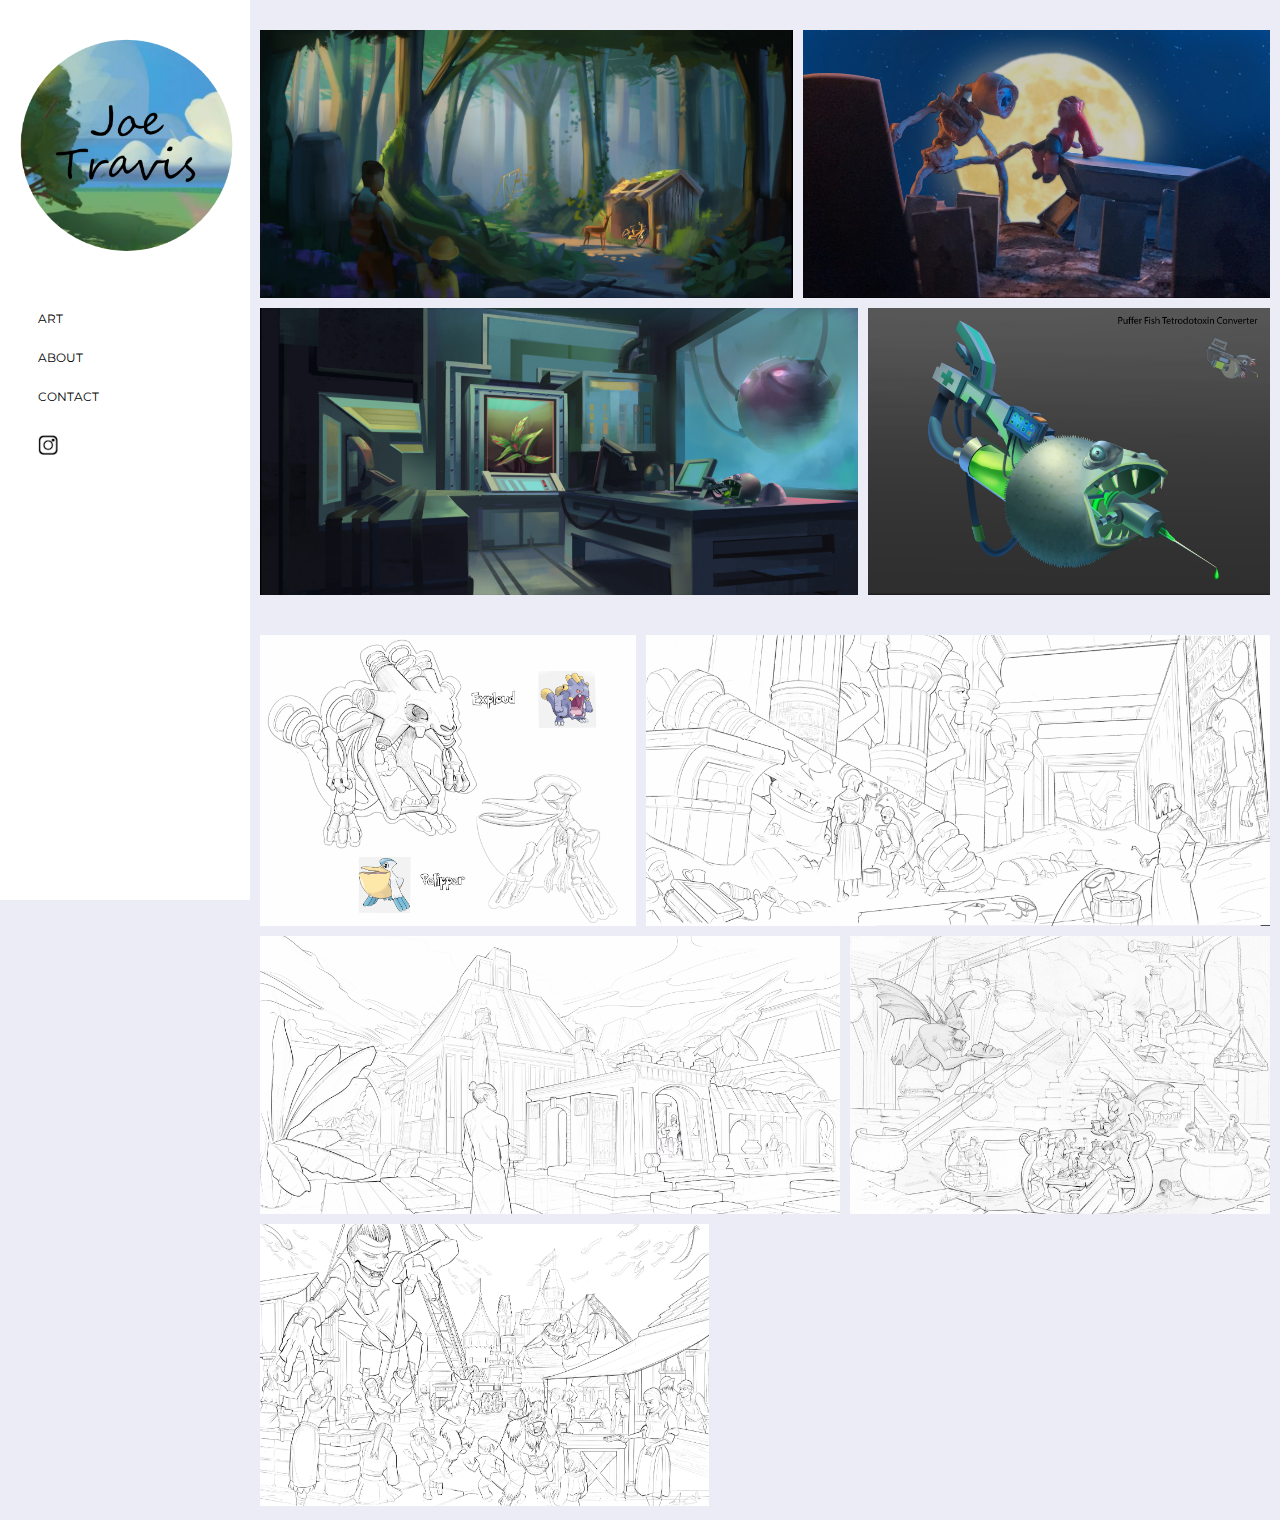
<file: index.html>
<!DOCTYPE html>
<html lang="en"> 
<head> 
    <meta charset="UTF-8"> 
    <title> Joe Travis</title>

    <link rel="stylesheet" href="styles.css">
    <link rel="preconnect" href="https://fonts.googleapis.com">
    <link rel="preconnect" href="https://fonts.gstatic.com" crossorigin>
    <link href="https://fonts.googleapis.com/css2?family=Montserrat&display=swap" rel="stylesheet">
    <meta http-equiv="X-UA-Compatible" content="IE=edge">
    <meta name="viewport" content="width=device-width, initial-scale=1.0">
</head>
<body>
    <div class="navbackground">
        <div class="navbar">
            <div class="logo">
                <!-- <h2>Joe Travis</h2> -->
                <img src="art/titleCard.PNG">
            </div>


            <div class="nav-links">
                <ul class="links">
                    <li class="link"><a class="alink active-page" href="#Dig">Art</a></li>
                    <!-- <li><a class="link" href="#Trad">Traditional</a></li> -->
                    <li class="link"><a class="alink" href="#Abt">About</a></li>
                    <li class="link"><a class="alink" href="#Cont">Contact</a></li>
                </ul>
            </div>

            <div class="socials"> 
                <div class="ig"> 
                    <a href="https://www.instagram.com/hosoiart/" target="_blank"><img class="ig" src="imgs/igLogo.png"></a>
                </div>
            </div>
            <!--Hamburger menu stuff-->
            <div class="hb-outer">
                <div class="hb-container" onclick="myFunction(this)">
                    <div class="bar1"></div>
                    <div class="bar2"></div>
                    <div class="bar3"></div>
                </div>
            </div>
        </div>
    </div>

    <div class="artWrap">
        <div id="Dig" class="digArt section"></div>
        <div id="Trad" class="tradArt section"></div>

        <!--Modal to make the images clickable-->
        <div class="modal"> 
            <span class="close">x</span>
            <img class="modalImage" id="img01" />
        </div>
    </div>



    <!-- <div class="about section" id="Abt">
        <div class="picContainer"> 
            <img src="imgs/ProfilePic.png" class="profPic">
        </div>

        <div class="pp">
            <h2>About Me</h2>
            <p>Lorem ipsum Lorem ipsum Lorem ipsum Lorem ipsum Lorem ipsum Lorem ipsum Lorem ipsum
                Lorem ipsum Lorem ipsum Lorem ipsum Lorem ipsum Lorem ipsum Lorem ipsum Lorem ipsum
                Lorem ipsum Lorem ipsum Lorem ipsum Lorem ipsum Lorem ipsum Lorem ipsum Lorem ipsum
                Lorem ipsum Lorem ipsum Lorem ipsum Lorem ipsum Lorem ipsum Lorem ipsum Lorem ipsum </p>
        </div>
    </div>

    <div class="bg">
        <div class="contact section">
            <div class="cp">
                <h2 id="Cont">Contact me</h2>
            </div>
            <form id="fs-frm" name="simple-contact-form" accept-charset="utf-8" action="https://formspree.io/f/{mqkwdbkr}" method="POST">
                <fieldset id="fs-frm-inputs">
                    <label for="full-name">Full Name</label>
                    <input type="text" name="name" id="full-name" placeholder="First and Last" required="">

                    <label for="email-address">Email Address</label>
                    <input type="email" name="_replyto" id="email-address" placeholder="email@domain.tld" required="">

                    <label for="message">Message</label>
                    <textarea rows="5" name="message" id="message" placeholder="Message Here" required=""></textarea>

                    <input type="hidden" name="_subject" id="email-subject" value="Contact Form Submission">
                </fieldset>
                <input class="sub" type="submit" value="Submit">
            </form>
        </div>
        
        <div class="socials"> 
            <a href="https://www.instagram.com/hosoiart/" target="_blank"><img class="ig" src="imgs/igLogo3.png"></a>
        </div>

    </div> -->
</body>
<script src="scripts/imgHandler.js"></script>
<script>
//Handles the hamburger menu 
function myFunction(x) {
    x.classList.toggle("change");
    //Handle the drop down 
    let links= document.querySelector(".links");
    let nLinks = document.querySelector(".navbar .nav-links"); 
    console.log(nLinks); 
    if (window.getComputedStyle(links).top === "70px"){ 
        links.style.animation = "disappear 0.5s ease-in-out";
        links.style.top = "-300px"; 

    }
    else { 
        links.style.animation = "appear 0.7s ease-in-out"; 
        links.style.top = "70px";  
    } 

}

//For the modal 
let modalEl = document.querySelector(".modal"); 
let modalImg = document.querySelector(".modalImage"); 
Array.from(document.querySelectorAll(".art")).forEach(item => { 
    item.addEventListener("click", event => { 
        modalEl.style.display = "flex"; 
        modalImg.src = event.target.src; 
    });
})
document.querySelector(".close").addEventListener("click", () => {
   modalEl.style.display = "none";
});
</script>

</html>
</file>
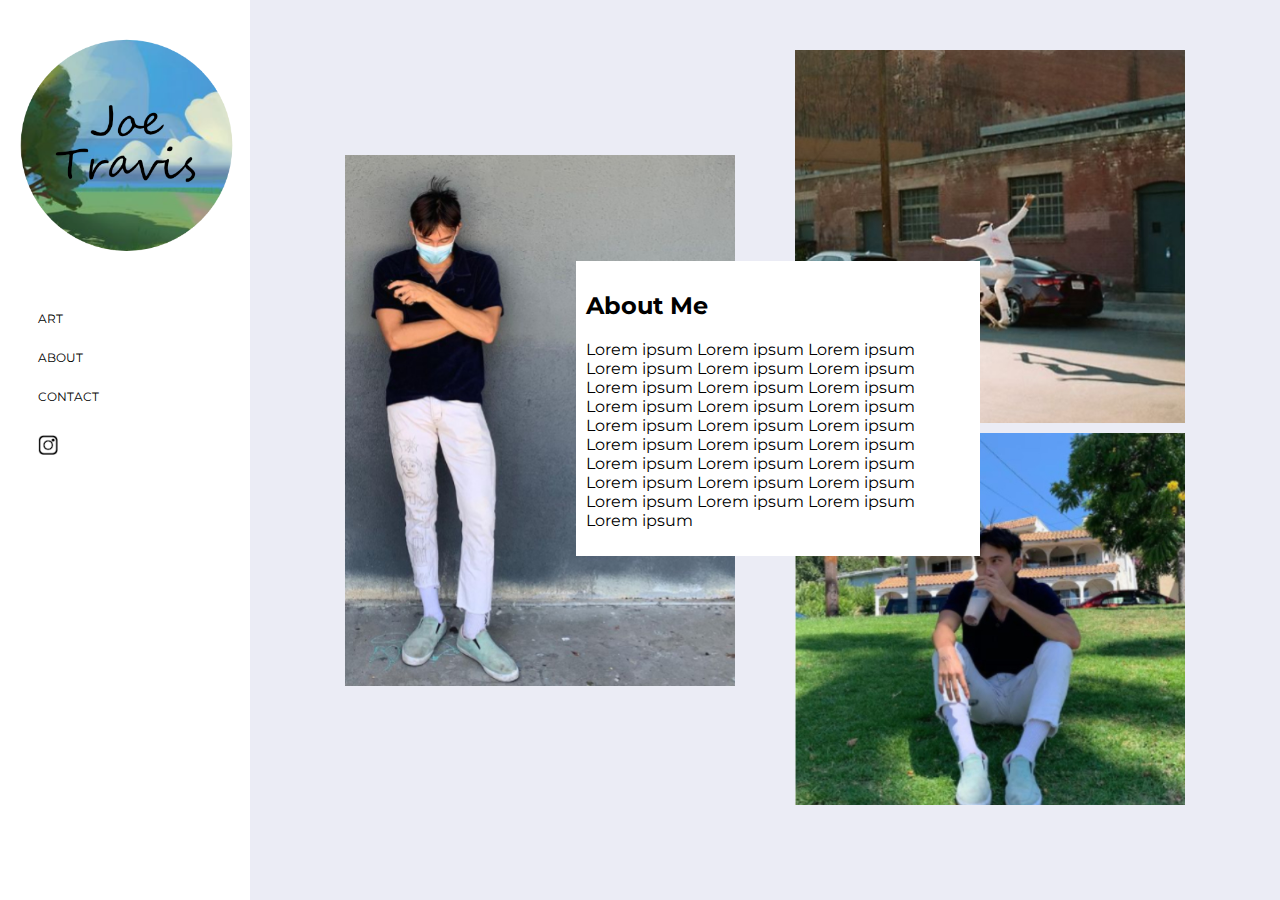
<file: about.html>
<!DOCTYPE html>
    <html lang="en">
    <head>
        <meta charset="UTF-8">

        <link rel="stylesheet" href="styles.css">
        <link rel="preconnect" href="https://fonts.googleapis.com">
        <link rel="preconnect" href="https://fonts.gstatic.com" crossorigin>
        <link href="https://fonts.googleapis.com/css2?family=Montserrat&display=swap" rel="stylesheet">
        <meta http-equiv="X-UA-Compatible" content="IE=edge">
        <meta name="viewport" content="width=device-width, initial-scale=1.0">
        <title>About</title>
    </head>
    <body>
        <div class="navbackground">
            <div class="navbar">
                <div class="logo">
                    <!-- <h2>Joe Travis</h2> -->
                    <img src="art/titleCard.PNG">
                </div>
    
    
                <div class="nav-links">
                    <ul class="links">
                        <li class="link"><a class="alink active-page" href="index.html">Art</a></li>
                        <!-- <li><a class="link" href="#Trad">Traditional</a></li> -->
                        <li class="link"><a class="alink" href="about.html">About</a></li>
                        <li class="link"><a class="alink" href="contact.html">Contact</a></li>
                    </ul>
                </div>
    
                <div class="socials"> 
                    <div class="ig"> 
                        <a href="https://www.instagram.com/hosoiart/" target="_blank"><img class="ig" src="imgs/igLogo.png"></a>
                    </div>
                </div>
                <!--Hamburger menu stuff-->
                <div class="hb-outer">
                    <div class="hb-container" onclick="myFunction(this)">
                        <div class="bar1"></div>
                        <div class="bar2"></div>
                        <div class="bar3"></div>
                    </div>
                </div>
            </div>
        </div>

        <div class="about" id="Abt">
            <div class="card">
                <div class="column">
                    <div>
                        <img class="mainImg" src="imgs/profFr.jpg">
                    </div>

                </div>
                <div class="column">
                    <div>
                        <img src="imgs/sq2.jpg">
                    </div>

                    <div>
                        <img src="imgs/sq1.jpg">
                    </div>

                </div>
            </div>
            <div class="blurb">
                <h2>About Me</h2>
                <p>Lorem ipsum Lorem ipsum Lorem ipsum Lorem ipsum Lorem ipsum Lorem ipsum Lorem ipsum
                    Lorem ipsum Lorem ipsum Lorem ipsum Lorem ipsum Lorem ipsum Lorem ipsum Lorem ipsum
                    Lorem ipsum Lorem ipsum Lorem ipsum Lorem ipsum Lorem ipsum Lorem ipsum Lorem ipsum
                    Lorem ipsum Lorem ipsum Lorem ipsum Lorem ipsum Lorem ipsum Lorem ipsum Lorem ipsum </p>
            </div>
            <!-- <div class="picContainer"> 
                <img src="imgs/ProfilePic.png" class="profPic">
            </div> -->


        </div>
    </body>
    <script src="scripts/dropDown.js"></script>
    </html>
</file>
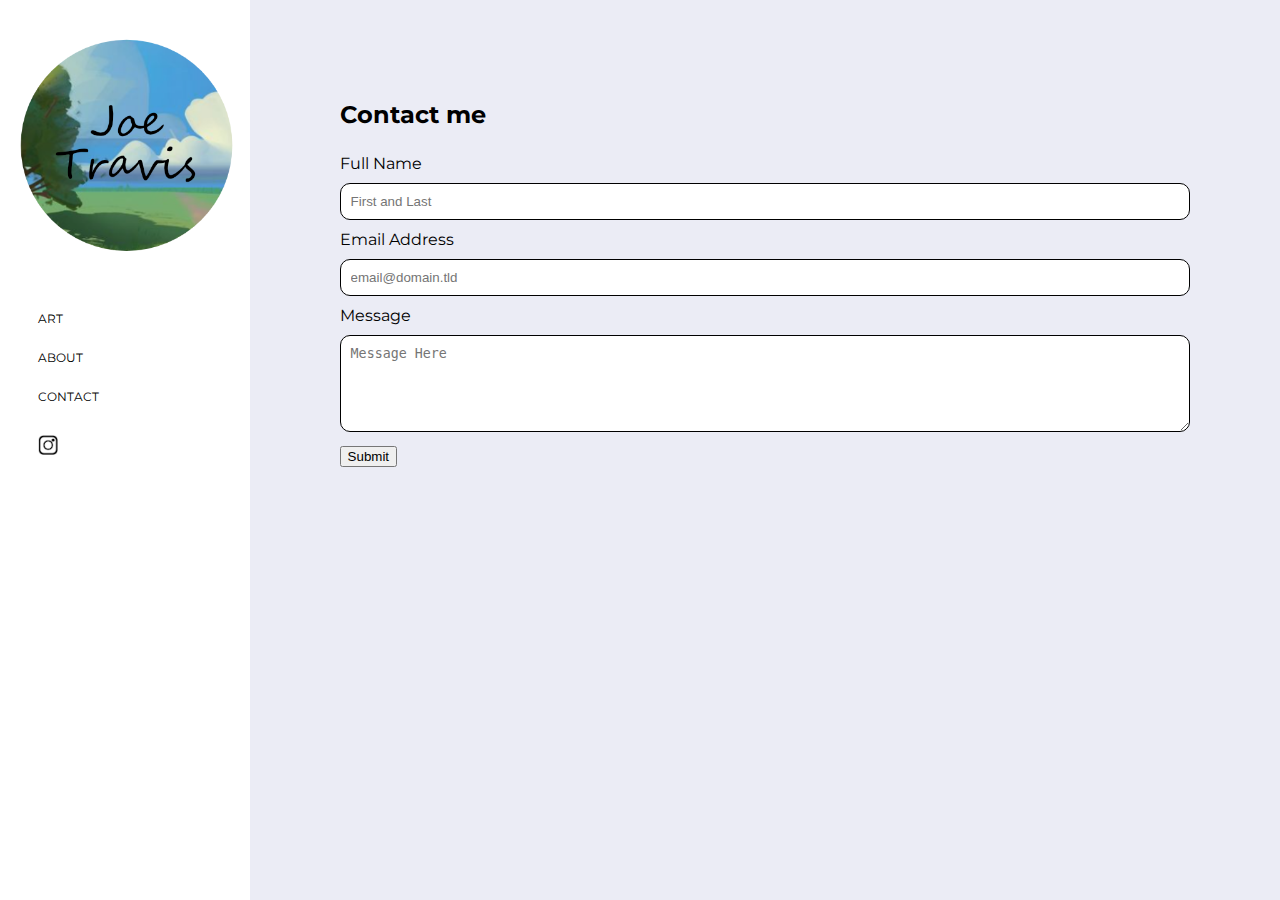
<file: contact.html>
<!DOCTYPE html>
<html lang="en">
<head>
    <meta charset="UTF-8">

    <link rel="stylesheet" href="styles.css">
    <link rel="preconnect" href="https://fonts.googleapis.com">
    <link rel="preconnect" href="https://fonts.gstatic.com" crossorigin>
    <link href="https://fonts.googleapis.com/css2?family=Montserrat&display=swap" rel="stylesheet">
    <meta http-equiv="X-UA-Compatible" content="IE=edge">
    <meta name="viewport" content="width=device-width, initial-scale=1.0">
    <title>About</title>
</head>
<body>
    <div class="navbackground">
        <div class="navbar">
            <div class="logo">
                <!-- <h2>Joe Travis</h2> -->
                <img src="art/titleCard.PNG">
            </div>


            <div class="nav-links">
                <ul class="links">
                    <li class="link"><a class="alink active-page" href="index.html">Art</a></li>
                    <!-- <li><a class="link" href="#Trad">Traditional</a></li> -->
                    <li class="link"><a class="alink" href="about.html">About</a></li>
                    <li class="link"><a class="alink" href="contact.html">Contact</a></li>
                </ul>
            </div>

            <div class="socials"> 
                <div class="ig"> 
                    <a href="https://www.instagram.com/hosoiart/" target="_blank"><img class="ig" src="imgs/igLogo.png"></a>
                </div>
            </div>
            <!--Hamburger menu stuff-->
            <div class="hb-outer">
                <div class="hb-container" onclick="myFunction(this)">
                    <div class="bar1"></div>
                    <div class="bar2"></div>
                    <div class="bar3"></div>
                </div>
            </div>
        </div>       
    </div>

    
    <div class="bg">
        <div class="contact section">
            <div class="cp">
                <h2 id="Cont">Contact me</h2>
            </div>
            <form id="fs-frm" name="simple-contact-form" accept-charset="utf-8" action="https://formspree.io/f/{mqkwdbkr}" method="POST">
                <fieldset id="fs-frm-inputs">
                    <label for="full-name">Full Name</label>
                    <input type="text" name="name" id="full-name" placeholder="First and Last" required="">

                    <label for="email-address">Email Address</label>
                    <input type="email" name="_replyto" id="email-address" placeholder="email@domain.tld" required="">

                    <label for="message">Message</label>
                    <textarea rows="5" name="message" id="message" placeholder="Message Here" required=""></textarea>

                    <input type="hidden" name="_subject" id="email-subject" value="Contact Form Submission">
                </fieldset>
                <input class="sub" type="submit" value="Submit">
            </form>
        </div>
    </div>
</body>
<script src="scripts/dropDown.js"></script>
</html>
</file>
<file: styles.css>
html{ 
  scroll-behavior: smooth;
  font-family: 'MontSerrat', sans-serif;
  height: 100%;
}
body{ 
  background-color:rgb(235, 236, 245);
  margin: 0; 
  height: 100%; 
}

/*The background of the navbar */
.navbackground{
  position: fixed; 
  max-width: 250px;
  width: 20vw; 
  height: 100%;    
  box-sizing: border-box; 
  z-index: 1 !important; 
  background-color: white; 
}

/*The text actually in the navbar*/ 
.navbar{
  box-sizing: border-box; 
  display: flex;
  flex-direction: column; 
  width: 100%; 
  height: 100%; 
  margin: auto; 
  padding-top: 30px; 
}

/*Equal space per element in navbar*/
/* .navbar div { 
  flex: 1 1 0; 
} */
.hb-outer{ 
  display: none; 
}
/*Joe's name in the navbar*/
.logo{
  margin-bottom: 40px; 
}
.logo img { 
  width: 100%; 
  margin:auto; 
}
.logo p{ 
  margin: 0; 
  margin-bottom: 12px; 
}
  
/*Formatting of links on the navbar*/
div.nav-links ul{
    list-style: none;
    display: flex;
    flex-direction: column; 
    justify-content: right;
    margin: auto; 
    padding: 0;  
}
div.nav-links ul li a{
  color: black; 
  text-decoration: none;
  position: relative; 
  text-transform: uppercase;
  font-size: 9pt;
  display: inline-block; 
  line-height: 15px; 
}
.link { 
  padding: 10px 0; 
}
/*Animations for nav links*/
ul.links li a:hover{
  color: #69a9f2;
  border-bottom-style: solid; 
  border-bottom-width: .6px; 
  border-bottom-color: #69a9f2;
  /* font-size: 11pt; */
  transition: transform 0.3s ease-out;  
  transform: scale(1.3); 
  line-height: 15px; 
}

/*social section of navbar*/
.nav-links, .socials { 
  width: 70%; 
  margin: 0 auto; 
}
.socials { 
  display: flex; 
  margin-top: 20px; 
} 
.ig img{ 
  height: 20px; 
}
/*Formatting for the art*/
.artWrap, .about, .bg{ 
  margin-left: 250px; 
  background-color: rgb(235, 236, 245);
}
.digArt, .tradArt{ 
  padding-top: 30px; 
  padding-left: 10px;  
  display: flex; 
  flex-wrap: wrap; 
}
.digArt img, .tradArt img { 
  width: 100%;   
  height: 100%; 
  box-sizing: border-box; 
  padding-bottom: 10px; 
  padding-right: 10px; 
  transition: filter 0.4s; 
} 
.digArt img:hover, 
.tradArt img:hover { 
  filter: brightness(50%);  
  cursor: pointer; 
}

/*Modal stuff*/ 
.modal {
  display: none;
  position: fixed;
  z-index: 1;
  padding: 15vh 3%; 
  left: 0;
  right: 0; 
  top: 0;
  width: 94%; 
  height: 70vh; 
  overflow: auto;
  background-color: rgb(0, 0, 0);
  background-color: rgba(0, 0, 0, 0.9);
}
.modalImage {
  display: block; 
  margin: auto; 
  width: 100%; 
  max-width: 1200px;
}
.close {
  position: absolute;
  top: 15px;
  right: 35px;
  color: #f1f1f1;
  font-size: 40px;
  font-weight: bold;
  transition: 0.3s;
}
.close:hover,
.close:focus {
  color: #69a9f2;
  cursor: pointer;
}

/*About section */
.contact{ 
  margin: 0 7vw; 
  display: flex; 
  flex-direction: column; 
  padding-top: 100px; 
}
.about{ 
  height: 100%; 
}
.card{ 
  box-sizing: border-box;
  display: flex; 
  justify-content: center; 
  max-width: 900px;
  margin: 0 auto; 
  height: 100%; 
  max-height: 1200px; 
}
.column {  
  display: flex; 
  flex-direction: column; 
  padding: 40px 30px;
  flex: 1 1 0; 
  height: 85%; 
}
.column div{
  box-sizing: border-box; 
  width: 100%; 
  overflow: hidden; 
  margin: auto; 
}
.column div img { 
  width: 100%;
  height: auto;
  margin: 10px 0; 
}
.blurb { 
  position: fixed; 
  width: 30vw; 
  max-width: 400px; 
  flex: 0;  
  top: 29%; 
  left: 45%; 
  background:white; 
  padding: 10px; 
}
.picContainer, .pp{ 
  margin: auto; 
  max-width: 900px;
}

.profPic{ 
  width: 100%; 
  -webkit-box-shadow: 0px 0px 19px -4px rgba(0,0,0,0.64); 
  box-shadow: 0px 0px 19px -4px rgba(0,0,0,0.64);
}

.pp p{ 
  font-size: 13pt; 
}

/*Contact section*/ 
.bg { 
  box-sizing: border-box;
  height: 100%; 
}
.contact { 
  margin-top: 0; 
  margin-bottom: 0; 
  padding-bottom: 50px; 
}
.contact *{ 
  box-sizing: border-box; 
  max-width: 900px;  
  margin: auto;
  color: black;  
}
.cp { 
  width: 100%; 
  margin-bottom: 25px; 
}

fieldset{
  border: none;
  padding: 0;  
}

form{ 
  width: 100%; 
}

input[type=text], input[type=email], #message{ 
  padding: 10px; 
  border-radius: 10px; 
  border: 1px solid black; 
  width: 100%; 
  margin: 10px 0; 
}

.sub { 
  color: black; 
}

#fs-frm-inputs input, #fs-frm-inputs textarea { 
  color: black; 
}
@media screen and (max-width: 1238px){ 
  .artWrap, .about, .bg{ 
    margin-left: 20vw; 
    height: 100%; 
  }
}
@media screen and (max-width: 900px){ 
  .imgWrap { 
    flex-basis: 100% !important;
  }
  .about { 
    height: unset; 
    display: flex; 
    flex-direction: column;  
  }
  .card { 
    width: 60%; 
    margin-top: 50px; 
  }
  .column{  
    height: 100%; 
    padding: 0; 
    flex: unset; 
  }
  .blurb { 
    width: 60%;
    box-sizing: border-box; 
    position: static; 
    margin: 30px auto;  
  }
  .mainImg{
    margin: 0 auto !important; 
  }

  .card .column:nth-child(2){ 
    display: none; 
    width: 100%; 
  }
}

/*Phone implementation */ 
@media screen and (max-width: 650px){ 
  .navbackground { 
    width: 100%; 
    max-width: 100%; 
    height: 70px;
    z-index:1 !important; 
    -webkit-box-shadow: 0px 0px 8px 1px rgba(0,0,0,0.44); 
    box-shadow: 0px 0px 8px 1px rgba(0,0,0,0.44);
    top: 0; 
  }
  .navbar { 
    align-items: center;  
    padding: 6px 10px; 
    height: 70px; 
    display: flex;
    flex-direction: row;  
    width: 100%; 
    flex-wrap: nowrap; 
    justify-content: space-between;  
    background: white; 
  }
  .navbar div { 
    flex: 1 1 0; 
  }
  .block { 
    display: block; 
    position: fixed; 
    background: #252525;
    width: 100%; 
    height: 74px; 
    z-index: -1; 
    left: 0; 
  }
 .logo{ 
    height: 100%; 
    margin-bottom: 0; 
  }
  .logo img { 
    height: 100%; 
    width: auto; 
  }

  .socials { 
    margin-top: 0; 
  }

  .ig{ 
    display: flex; 
    justify-content: center; 
  }
  .ig img { 
    height: 15px; 
  }
  /*Make other elements of navbar invisible */ 
  .navbar .nav-links{ 
    flex-grow: 0; 
  }

  /*Hamburger menu*/ 
  .hb-outer { 
    display: inline-block; 
  }
  .hb-container {
    display: inline-block; 
    cursor: pointer;
    padding: 5px; 
    float: right; 
  }
  
  .bar1, .bar2, .bar3 {
    width: 30px;
    height: 4px;
    background-color: rgb(139, 146, 151);
    margin: 6px 0;
    transition: 0.4s;
  }
  .change .bar1 {
    -webkit-transform: rotate(-45deg) translate(-8px, 6px);
    transform: rotate(-45deg) translate(-8px, 6px);
  }
  .change .bar2 {opacity: 0;}
  .change .bar3 {
    -webkit-transform: rotate(45deg) translate(-7px, -7px);
    transform: rotate(45deg) translate(-7px, -7px);
  }

  div.nav-links .links{
    top: -300px; 
    flex-direction: column;
    position: fixed; 
    right: 0; 
    left: 0; 
    background-color:white; 
    padding: 0; 
    margin: 0; 
    width: 100%; 
    z-index: -2; 
    justify-content: center; 
  }

  @keyframes appear{
    0%{
      top: -300px; 
    }
    100%{
      top: 70px;
    }
  }
  @keyframes disappear { 
    0%{ 
      top: 70px; 
    }
    100%{ 
      top: -300px; 
    }
  }
  
  .link{ 
    margin: 0 !important;
    padding: 15px 30px;  
    height: 30px; 
  }

  .alink { 
    display: block;
    width: 100%;
    height: 100%; 
    top: -15px; 
    margin-left: -30px; 
    padding: 15px 30px;  
    /*this is what vertically centers the text in the anchor tag*/
    line-height: 30px !important; 
  }

  .alink:hover { 
    background-color: white; 
    transition: ease-in-out .3s !important; 
    border-bottom-style: none !important; 
    transform: none !important; 
  }

  .artWrap { 
    margin-top: 70px; 
    margin-left: 0; 
  }
  .about, .bg{ 
    margin: 0; 
    padding-top: 70px; 
  }
  .card, .blurb { 
    width: 75%; 
  }
}
</file>
